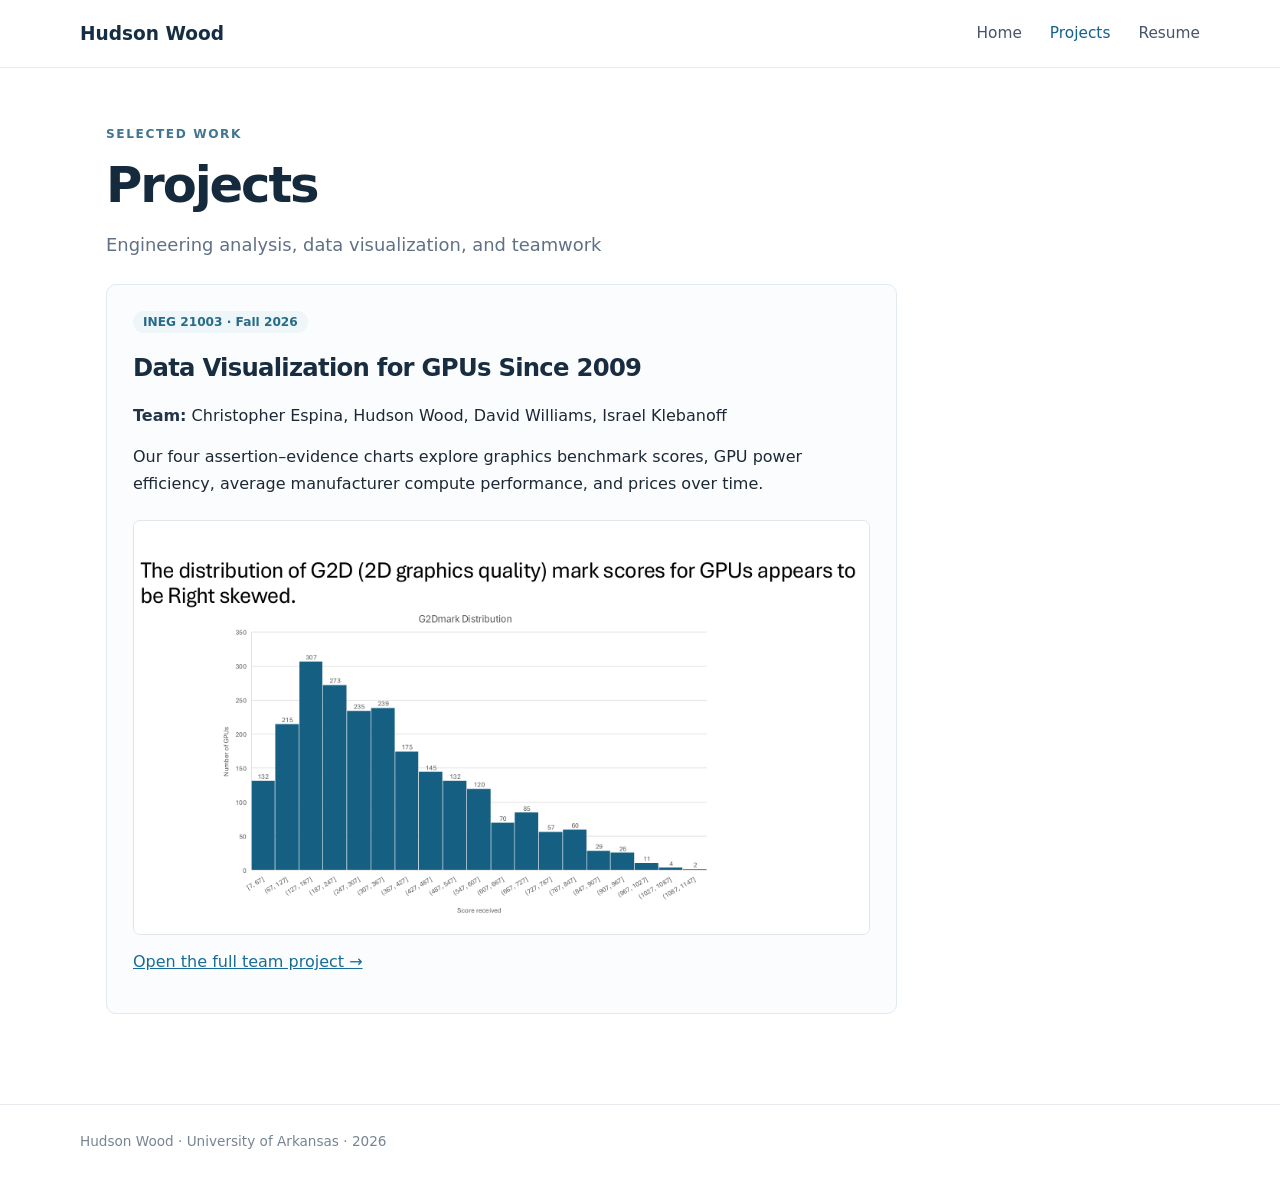
<file: index.html>
<!doctype html><html lang="en"><head><meta charset="utf-8"><meta name="viewport" content="width=device-width, initial-scale=1"><meta name="description" content="Hudson Wood Industrial Engineering ePortfolio — University of Arkansas"><title>Projects | Hudson Wood</title><link rel="stylesheet" href="../styles.css"></head><body><nav class="nav"><a class="brand" href="../index.html">Hudson Wood</a><div class="links"><a class="" href="../index.html">Home</a><a class="active" href="../projects/index.html">Projects</a><a class="" href="../resume.html">Resume</a></div></nav><div class="wrap"><main class="content"><span class="eyebrow">Selected work</span><h1>Projects</h1><p class="subtitle">Engineering analysis, data visualization, and teamwork</p><div class="cards"><div class="card"><span class="pill">INEG 21003 · Fall 2026</span><h2 style="margin:14px 0">Data Visualization for GPUs Since 2009</h2><p><strong>Team:</strong> Christopher Espina, Hudson Wood, David Williams, Israel Klebanoff</p><p>Our four assertion–evidence charts explore graphics benchmark scores, GPU power efficiency, average manufacturer compute performance, and prices over time.</p><a href="data-visualization.html"><img class="slide-image" loading="lazy" src="../assets/g2d-distribution.png" alt="G2DMark distribution histogram"></a><p><a href="data-visualization.html">Open the full team project →</a></p></div></div></main><aside class="toc"></aside></div><footer class="footer"><div style="max-width:1120px;margin:auto">Hudson Wood · University of Arkansas · 2026</div></footer></body></html>
</file>
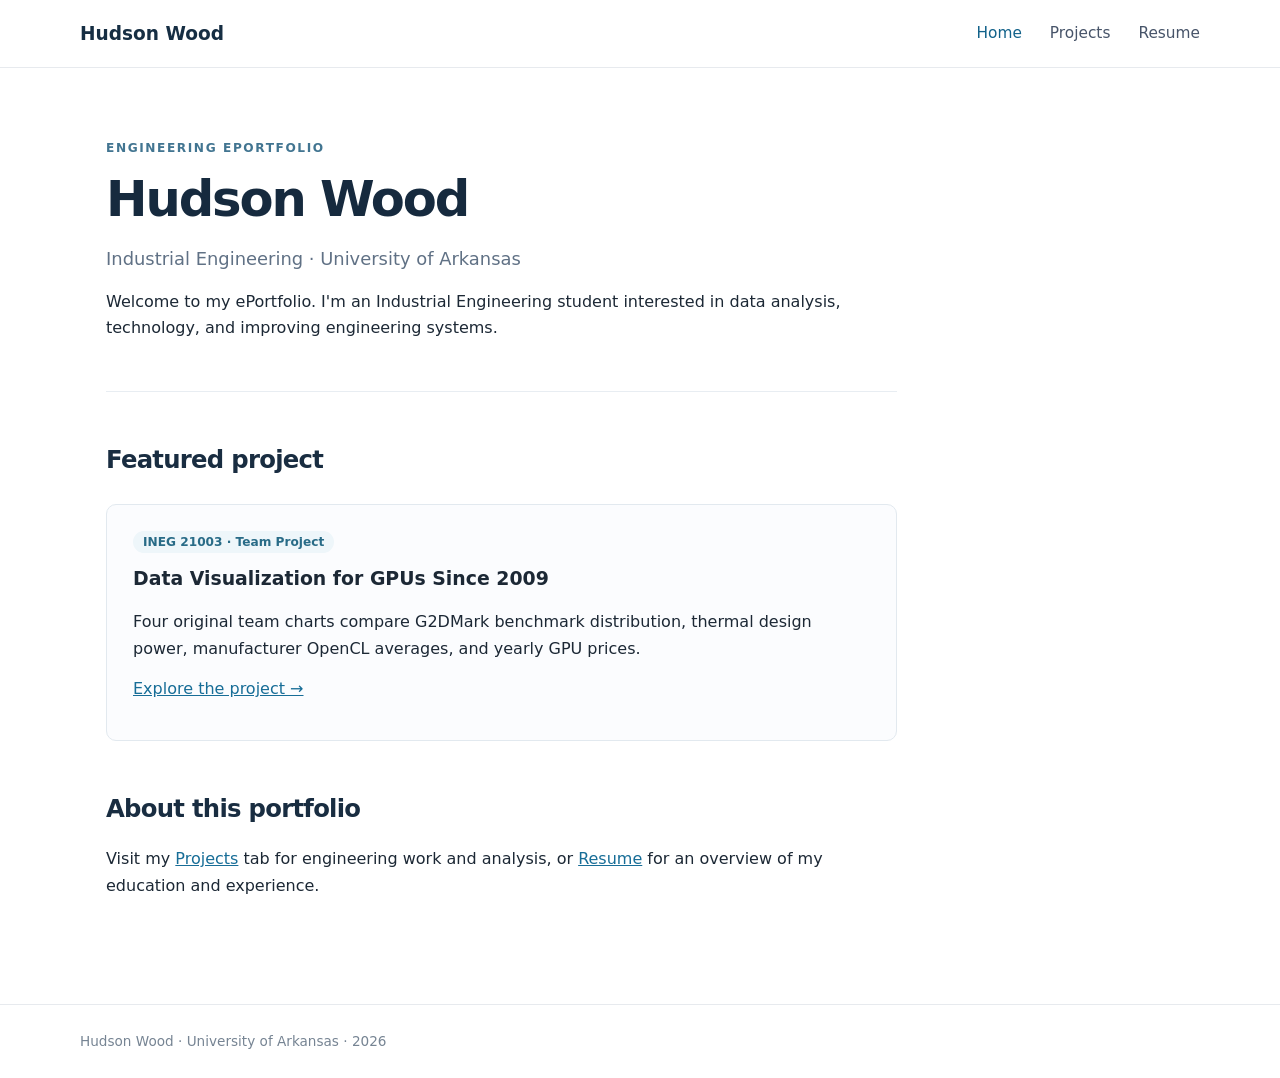
<file: docs/index.html>
<!doctype html><html lang="en"><head><meta charset="utf-8"><meta name="viewport" content="width=device-width, initial-scale=1"><meta name="description" content="Hudson Wood Industrial Engineering ePortfolio — University of Arkansas"><title>Home | Hudson Wood</title><link rel="stylesheet" href="styles.css"></head><body><nav class="nav"><a class="brand" href="index.html">Hudson Wood</a><div class="links"><a class="active" href="index.html">Home</a><a class="" href="projects/index.html">Projects</a><a class="" href="resume.html">Resume</a></div></nav><div class="wrap"><main class="content"><div class="hero"><span class="eyebrow">Engineering ePortfolio</span><h1>Hudson Wood</h1><p class="subtitle">Industrial Engineering · University of Arkansas</p><p>Welcome to my ePortfolio. I'm an Industrial Engineering student interested in data analysis, technology, and improving engineering systems.</p></div><h2>Featured project</h2><div class="cards"><div class="card"><span class="pill">INEG 21003 · Team Project</span><h3>Data Visualization for GPUs Since 2009</h3><p>Four original team charts compare G2DMark benchmark distribution, thermal design power, manufacturer OpenCL averages, and yearly GPU prices.</p><p><a href="projects/data-visualization.html">Explore the project →</a></p></div></div><h2>About this portfolio</h2><p>Visit my <a href="projects/index.html">Projects</a> tab for engineering work and analysis, or <a href="resume.html">Resume</a> for an overview of my education and experience.</p></main><aside class="toc"></aside></div><footer class="footer"><div style="max-width:1120px;margin:auto">Hudson Wood · University of Arkansas · 2026</div></footer></body></html>
</file>
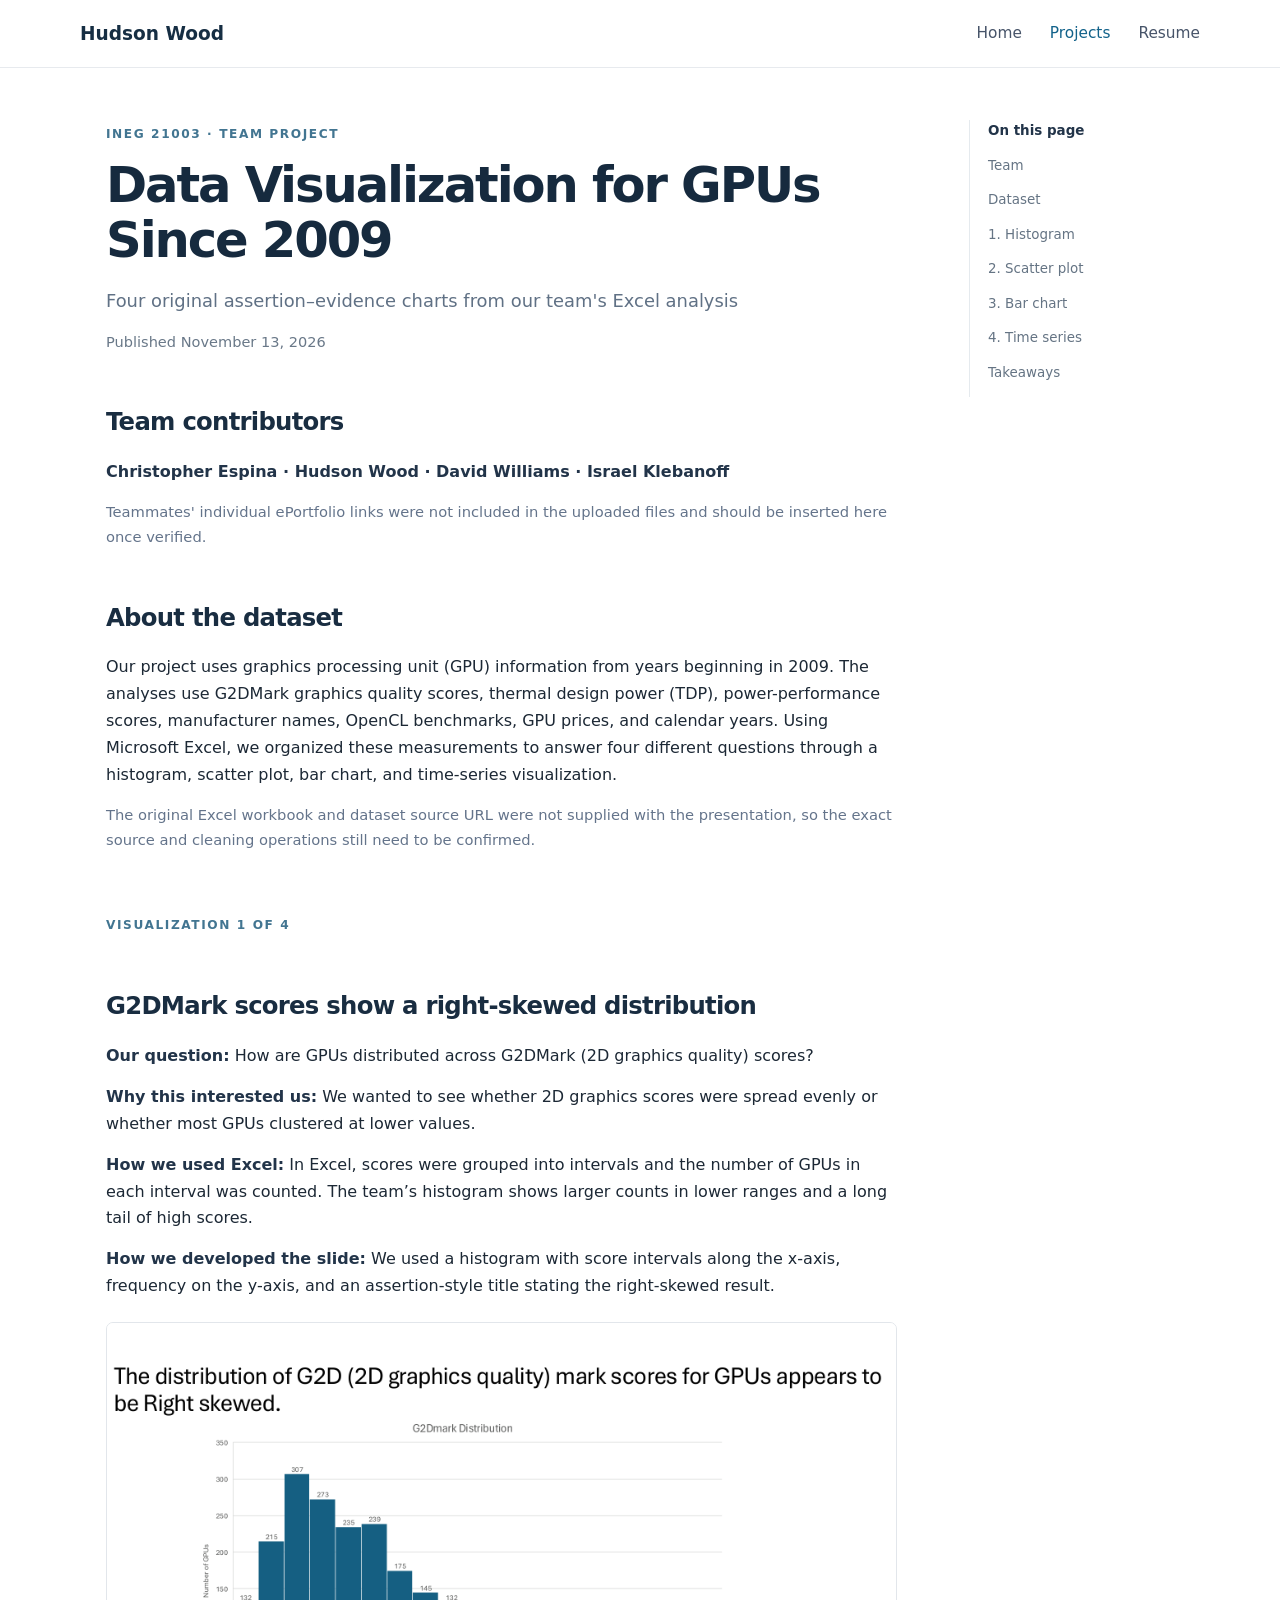
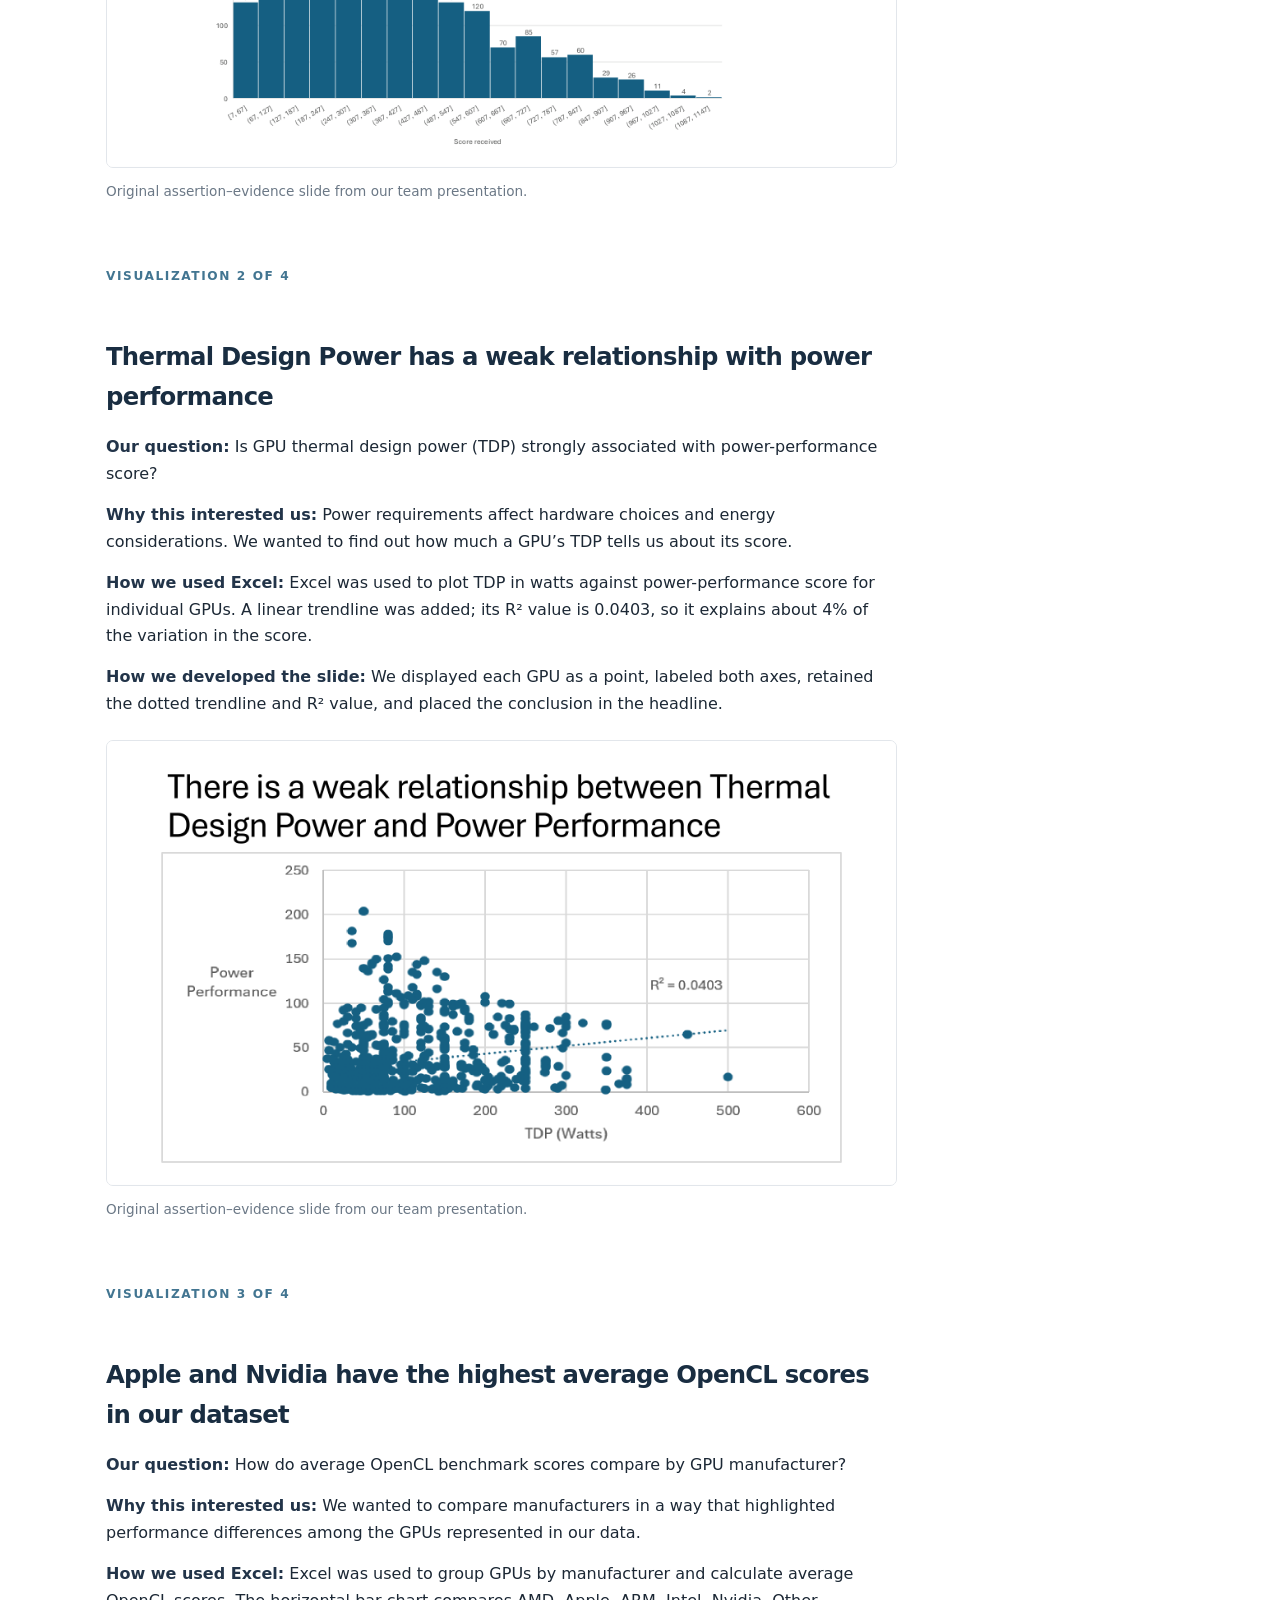
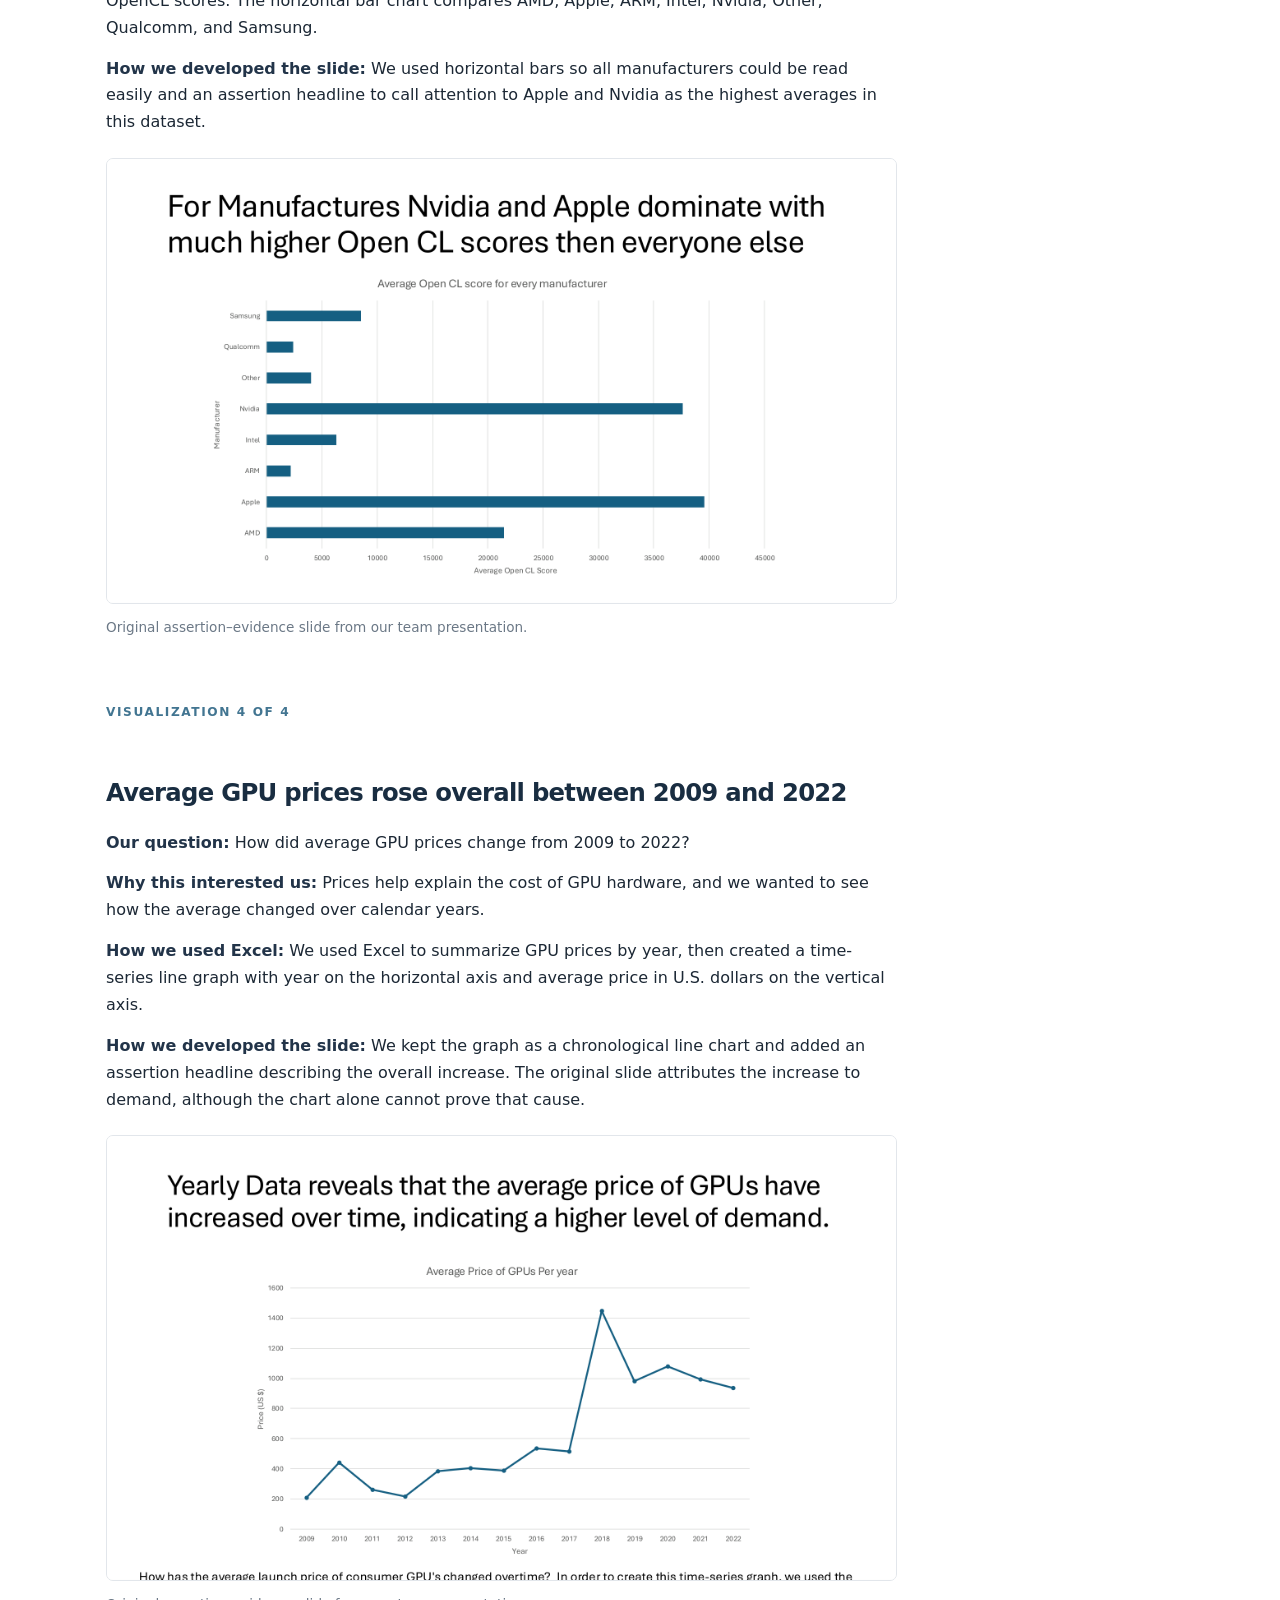
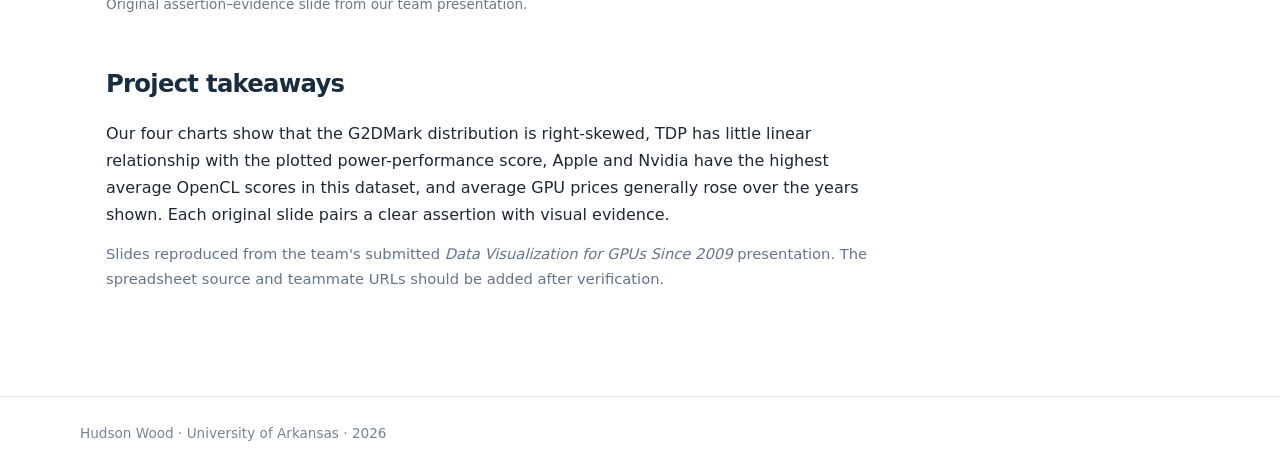
<file: data-visualization.html>
<!doctype html><html lang="en"><head><meta charset="utf-8"><meta name="viewport" content="width=device-width, initial-scale=1"><meta name="description" content="Hudson Wood Industrial Engineering ePortfolio — University of Arkansas"><title>GPU Team Data Visualization | Hudson Wood</title><link rel="stylesheet" href="../styles.css"></head><body><nav class="nav"><a class="brand" href="../index.html">Hudson Wood</a><div class="links"><a class="" href="../index.html">Home</a><a class="active" href="../projects/index.html">Projects</a><a class="" href="../resume.html">Resume</a></div></nav><div class="wrap"><main class="content"><span class="eyebrow">INEG 21003 · Team Project</span><h1>Data Visualization for GPUs Since 2009</h1><p class="subtitle">Four original assertion–evidence charts from our team's Excel analysis</p><div class="meta">Published November 13, 2026</div><h2 id="team">Team contributors</h2><p><strong>Christopher Espina · Hudson Wood · David Williams · Israel Klebanoff</strong></p><p class="text-note">Teammates' individual ePortfolio links were not included in the uploaded files and should be inserted here once verified.</p><h2 id="dataset">About the dataset</h2><p>Our project uses graphics processing unit (GPU) information from years beginning in 2009. The analyses use G2DMark graphics quality scores, thermal design power (TDP), power-performance scores, manufacturer names, OpenCL benchmarks, GPU prices, and calendar years. Using Microsoft Excel, we organized these measurements to answer four different questions through a histogram, scatter plot, bar chart, and time-series visualization.</p><p class="text-note">The original Excel workbook and dataset source URL were not supplied with the presentation, so the exact source and cleaning operations still need to be confirmed.</p><section class="section" id="g2d"><span class="eyebrow">Visualization 1 of 4</span><h2>G2DMark scores show a right-skewed distribution</h2><p><strong>Our question:</strong> How are GPUs distributed across G2DMark (2D graphics quality) scores?</p><p><strong>Why this interested us:</strong> We wanted to see whether 2D graphics scores were spread evenly or whether most GPUs clustered at lower values.</p><p><strong>How we used Excel:</strong> In Excel, scores were grouped into intervals and the number of GPUs in each interval was counted. The team’s histogram shows larger counts in lower ranges and a long tail of high scores.</p><p><strong>How we developed the slide:</strong> We used a histogram with score intervals along the x-axis, frequency on the y-axis, and an assertion-style title stating the right-skewed result.</p><figure style="margin:0"><img class="slide-image" loading="lazy" src="../assets/g2d-distribution.png" alt="Original team presentation slide: G2DMark scores show a right-skewed distribution"><figcaption class="figure-label">Original assertion–evidence slide from our team presentation.</figcaption></figure></section><section class="section" id="tdp"><span class="eyebrow">Visualization 2 of 4</span><h2>Thermal Design Power has a weak relationship with power performance</h2><p><strong>Our question:</strong> Is GPU thermal design power (TDP) strongly associated with power-performance score?</p><p><strong>Why this interested us:</strong> Power requirements affect hardware choices and energy considerations. We wanted to find out how much a GPU’s TDP tells us about its score.</p><p><strong>How we used Excel:</strong> Excel was used to plot TDP in watts against power-performance score for individual GPUs. A linear trendline was added; its R² value is 0.0403, so it explains about 4% of the variation in the score.</p><p><strong>How we developed the slide:</strong> We displayed each GPU as a point, labeled both axes, retained the dotted trendline and R² value, and placed the conclusion in the headline.</p><figure style="margin:0"><img class="slide-image" loading="lazy" src="../assets/tdp-power-performance.png" alt="Original team presentation slide: Thermal Design Power has a weak relationship with power performance"><figcaption class="figure-label">Original assertion–evidence slide from our team presentation.</figcaption></figure></section><section class="section" id="opencl"><span class="eyebrow">Visualization 3 of 4</span><h2>Apple and Nvidia have the highest average OpenCL scores in our dataset</h2><p><strong>Our question:</strong> How do average OpenCL benchmark scores compare by GPU manufacturer?</p><p><strong>Why this interested us:</strong> We wanted to compare manufacturers in a way that highlighted performance differences among the GPUs represented in our data.</p><p><strong>How we used Excel:</strong> Excel was used to group GPUs by manufacturer and calculate average OpenCL scores. The horizontal bar chart compares AMD, Apple, ARM, Intel, Nvidia, Other, Qualcomm, and Samsung.</p><p><strong>How we developed the slide:</strong> We used horizontal bars so all manufacturers could be read easily and an assertion headline to call attention to Apple and Nvidia as the highest averages in this dataset.</p><figure style="margin:0"><img class="slide-image" loading="lazy" src="../assets/opencl-manufacturers.png" alt="Original team presentation slide: Apple and Nvidia have the highest average OpenCL scores in our dataset"><figcaption class="figure-label">Original assertion–evidence slide from our team presentation.</figcaption></figure></section><section class="section" id="prices"><span class="eyebrow">Visualization 4 of 4</span><h2>Average GPU prices rose overall between 2009 and 2022</h2><p><strong>Our question:</strong> How did average GPU prices change from 2009 to 2022?</p><p><strong>Why this interested us:</strong> Prices help explain the cost of GPU hardware, and we wanted to see how the average changed over calendar years.</p><p><strong>How we used Excel:</strong> We used Excel to summarize GPU prices by year, then created a time-series line graph with year on the horizontal axis and average price in U.S. dollars on the vertical axis.</p><p><strong>How we developed the slide:</strong> We kept the graph as a chronological line chart and added an assertion headline describing the overall increase. The original slide attributes the increase to demand, although the chart alone cannot prove that cause.</p><figure style="margin:0"><img class="slide-image" loading="lazy" src="../assets/gpu-prices-over-time.png" alt="Original team presentation slide: Average GPU prices rose overall between 2009 and 2022"><figcaption class="figure-label">Original assertion–evidence slide from our team presentation.</figcaption></figure></section><h2 id="takeaways">Project takeaways</h2><p>Our four charts show that the G2DMark distribution is right-skewed, TDP has little linear relationship with the plotted power-performance score, Apple and Nvidia have the highest average OpenCL scores in this dataset, and average GPU prices generally rose over the years shown. Each original slide pairs a clear assertion with visual evidence.</p><p class="text-note">Slides reproduced from the team's submitted <em>Data Visualization for GPUs Since 2009</em> presentation. The spreadsheet source and teammate URLs should be added after verification.</p></main><aside class="toc"><strong>On this page</strong><a href="#team">Team</a><a href="#dataset">Dataset</a><a href="#g2d">1. Histogram</a><a href="#tdp">2. Scatter plot</a><a href="#opencl">3. Bar chart</a><a href="#prices">4. Time series</a><a href="#takeaways">Takeaways</a></aside></div><footer class="footer"><div style="max-width:1120px;margin:auto">Hudson Wood · University of Arkansas · 2026</div></footer></body></html>
</file>
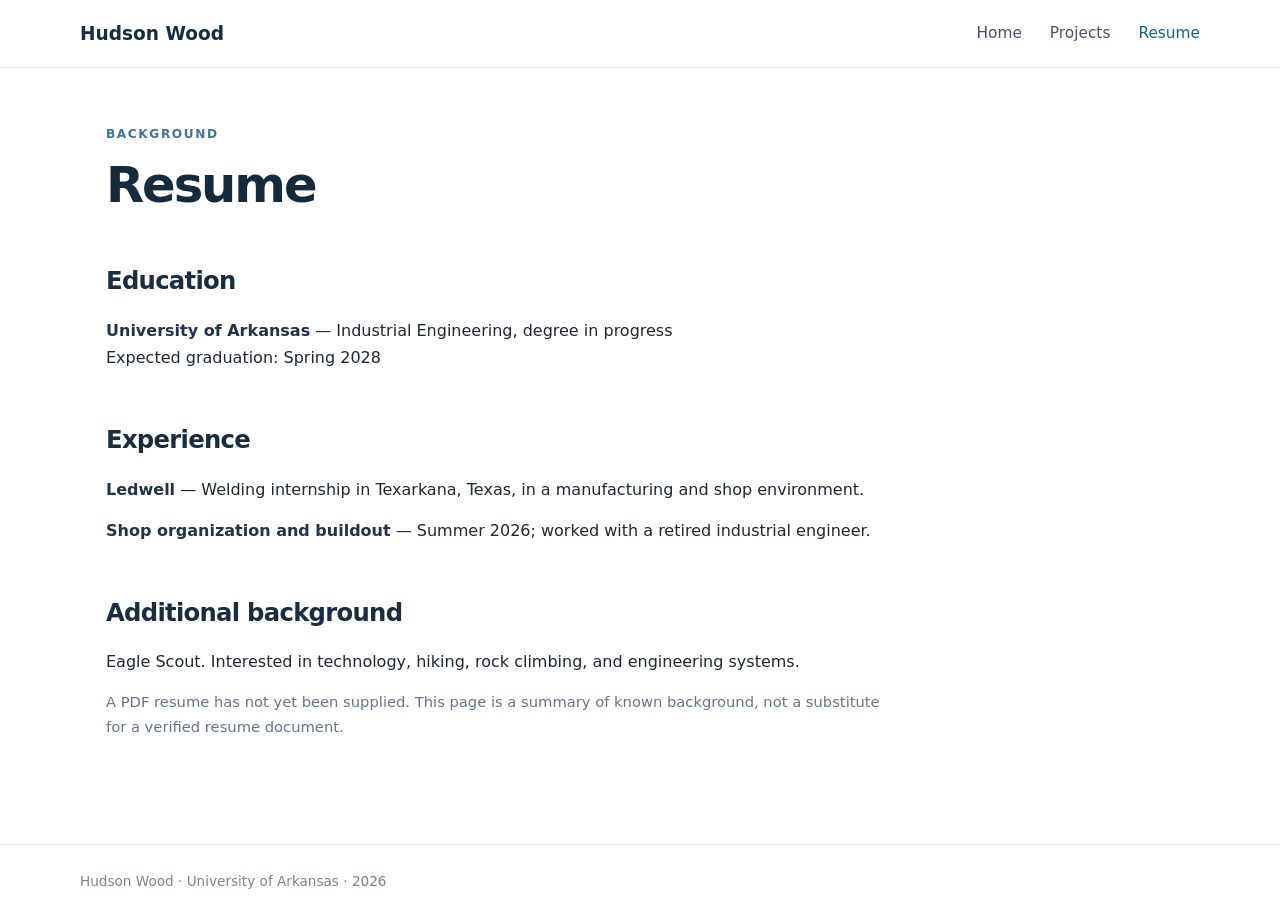
<file: resume.html>
<!doctype html><html lang="en"><head><meta charset="utf-8"><meta name="viewport" content="width=device-width, initial-scale=1"><meta name="description" content="Hudson Wood Industrial Engineering ePortfolio — University of Arkansas"><title>Resume | Hudson Wood</title><link rel="stylesheet" href="styles.css"></head><body><nav class="nav"><a class="brand" href="index.html">Hudson Wood</a><div class="links"><a class="" href="index.html">Home</a><a class="" href="projects/index.html">Projects</a><a class="active" href="resume.html">Resume</a></div></nav><div class="wrap"><main class="content"><span class="eyebrow">Background</span><h1>Resume</h1><h2>Education</h2><p><strong>University of Arkansas</strong> — Industrial Engineering, degree in progress<br>Expected graduation: Spring 2028</p><h2>Experience</h2><p><strong>Ledwell</strong> — Welding internship in Texarkana, Texas, in a manufacturing and shop environment.</p><p><strong>Shop organization and buildout</strong> — Summer 2026; worked with a retired industrial engineer.</p><h2>Additional background</h2><p>Eagle Scout. Interested in technology, hiking, rock climbing, and engineering systems.</p><p class="text-note">A PDF resume has not yet been supplied. This page is a summary of known background, not a substitute for a verified resume document.</p></main><aside class="toc"></aside></div><footer class="footer"><div style="max-width:1120px;margin:auto">Hudson Wood · University of Arkansas · 2026</div></footer></body></html>
</file>
<file: styles.css>
*{box-sizing:border-box}body{margin:0;color:#1c2835;background:#fff;font-family:system-ui,-apple-system,'Segoe UI',Arial,sans-serif;line-height:1.68}.nav{border-bottom:1px solid #e7eaee;display:flex;justify-content:space-between;align-items:center;gap:24px;padding:0 max(24px,calc((100% - 1120px)/2));min-height:68px;background:white}.brand{color:#162e43;text-decoration:none;font-size:1.16rem;font-weight:750}.links{display:flex;gap:28px;flex-wrap:wrap}.links a{text-decoration:none;color:#475469;font-size:.96rem}.links a:hover,.links a.active{color:#12628a}.wrap{max-width:1120px;margin:0 auto;padding:52px 26px 90px;display:grid;grid-template-columns:minmax(0,1fr) 205px;gap:72px}.content{min-width:0}.eyebrow{font-size:.76rem;text-transform:uppercase;letter-spacing:.13em;color:#427591;font-weight:750}.hero{padding:14px 0 35px;border-bottom:1px solid #e8edf2}h1{font-size:clamp(2.1rem,4vw,3.1rem);letter-spacing:-.042em;line-height:1.12;color:#162a3e;margin:11px 0 17px}h2{font-size:1.52rem;letter-spacing:-.03em;margin:48px 0 16px;color:#192d41}h3{font-size:1.18rem;margin:14px 0}p{margin:14px 0}a{color:#176d97}.subtitle{font-size:1.12rem;color:#607185}.meta{color:#697888;font-size:.91rem;margin-bottom:30px}.cards{display:grid;gap:18px;margin-top:23px}.card{border:1px solid #e2e9ef;border-radius:10px;padding:23px 26px;background:#fbfcfe}.card h3{margin-top:8px}.slide-image{display:block;width:100%;height:auto;border:1px solid #e2e6eb;border-radius:7px;margin:22px 0 12px}.toc{position:sticky;top:22px;align-self:start;border-left:1px solid #e5eaee;padding:0 0 0 18px;color:#697889;font-size:.84rem}.toc a{display:block;text-decoration:none;color:#657484;margin:12px 0}.toc a:hover{color:#12628a}.footer{border-top:1px solid #e7eaee;color:#768493;font-size:.85rem;padding:25px 24px}.text-note{color:#64748b;font-size:.92rem}.pill{background:#eef6fa;color:#286b87;padding:4px 10px;border-radius:100px;font-size:.76rem;font-weight:700}.figure-label{font-size:.85rem;color:#6b7886}.section{margin-top:54px;padding-top:5px}strong{color:#223449}@media(max-width:840px){.wrap{display:block;padding:35px 22px}.toc{display:none}.nav{padding:18px 22px;align-items:flex-start;flex-direction:column;gap:10px}.links{gap:22px}}
</file>
<file: docs/styles.css>
*{box-sizing:border-box}body{margin:0;color:#1c2835;background:#fff;font-family:system-ui,-apple-system,'Segoe UI',Arial,sans-serif;line-height:1.68}.nav{border-bottom:1px solid #e7eaee;display:flex;justify-content:space-between;align-items:center;gap:24px;padding:0 max(24px,calc((100% - 1120px)/2));min-height:68px;background:white}.brand{color:#162e43;text-decoration:none;font-size:1.16rem;font-weight:750}.links{display:flex;gap:28px;flex-wrap:wrap}.links a{text-decoration:none;color:#475469;font-size:.96rem}.links a:hover,.links a.active{color:#12628a}.wrap{max-width:1120px;margin:0 auto;padding:52px 26px 90px;display:grid;grid-template-columns:minmax(0,1fr) 205px;gap:72px}.content{min-width:0}.eyebrow{font-size:.76rem;text-transform:uppercase;letter-spacing:.13em;color:#427591;font-weight:750}.hero{padding:14px 0 35px;border-bottom:1px solid #e8edf2}h1{font-size:clamp(2.1rem,4vw,3.1rem);letter-spacing:-.042em;line-height:1.12;color:#162a3e;margin:11px 0 17px}h2{font-size:1.52rem;letter-spacing:-.03em;margin:48px 0 16px;color:#192d41}h3{font-size:1.18rem;margin:14px 0}p{margin:14px 0}a{color:#176d97}.subtitle{font-size:1.12rem;color:#607185}.meta{color:#697888;font-size:.91rem;margin-bottom:30px}.cards{display:grid;gap:18px;margin-top:23px}.card{border:1px solid #e2e9ef;border-radius:10px;padding:23px 26px;background:#fbfcfe}.card h3{margin-top:8px}.slide-image{display:block;width:100%;height:auto;border:1px solid #e2e6eb;border-radius:7px;margin:22px 0 12px}.toc{position:sticky;top:22px;align-self:start;border-left:1px solid #e5eaee;padding:0 0 0 18px;color:#697889;font-size:.84rem}.toc a{display:block;text-decoration:none;color:#657484;margin:12px 0}.toc a:hover{color:#12628a}.footer{border-top:1px solid #e7eaee;color:#768493;font-size:.85rem;padding:25px 24px}.text-note{color:#64748b;font-size:.92rem}.pill{background:#eef6fa;color:#286b87;padding:4px 10px;border-radius:100px;font-size:.76rem;font-weight:700}.figure-label{font-size:.85rem;color:#6b7886}.section{margin-top:54px;padding-top:5px}strong{color:#223449}@media(max-width:840px){.wrap{display:block;padding:35px 22px}.toc{display:none}.nav{padding:18px 22px;align-items:flex-start;flex-direction:column;gap:10px}.links{gap:22px}}
</file>
